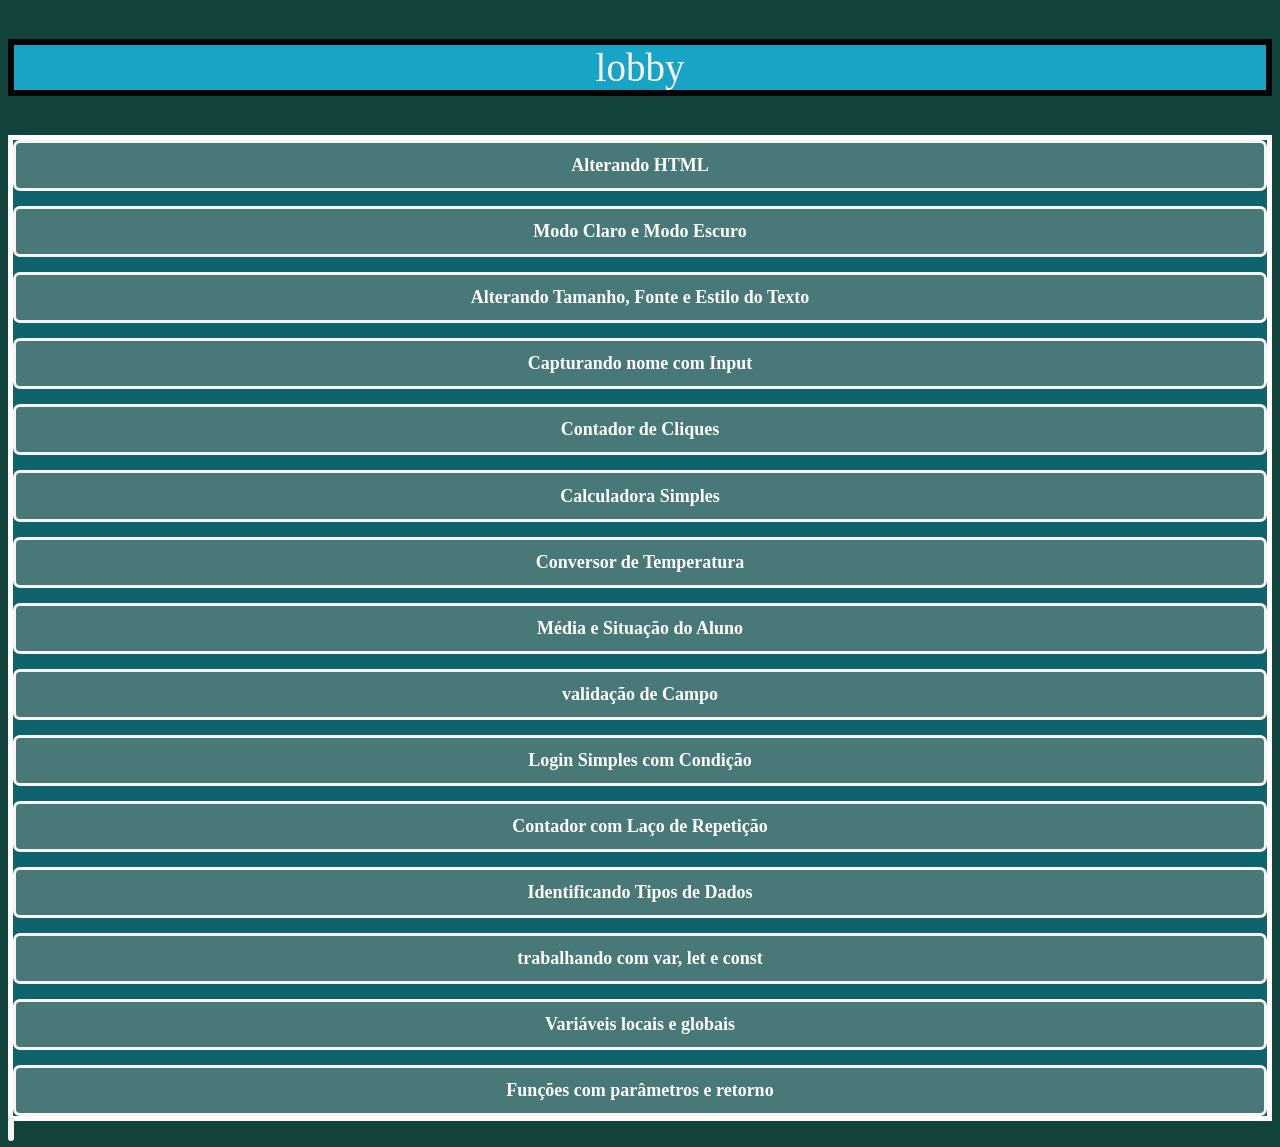
<file: index.html>
<!DOCTYPE html>
<html lang="en">
<head>
    <meta charset="UTF-8">
    <meta name="viewport" content="width=device-width, initial-scale=1.0">
   <link rel="stylesheet" href="lobby.css">
    <title>Document</title>
</head>
<body>

<p>lobby</p>
<div class="container">

    <a href="atvgab/index.html">
    <h1>Alterando HTML</h1>
</a>

<a href="atvgab2/index.html">
    <h1>Modo Claro e Modo Escuro </h1>

<a href="atvgab3/index.html">
    <h1>Alterando Tamanho, Fonte e Estilo do Texto</h1>

<a href="atvgab4/index.html">
    <h1> Capturando nome com Input</h1>
</a>

<a href="atvgab5/index.html">
    <h1>Contador de Cliques</h1>

<a href="atvgab6/index.html">
    <h1> Calculadora Simples</h1>

<a href="atvgab7/index.html">
    <h1>Conversor de Temperatura</h1>


<a href="atvgab8/index.html">
    <h1>Média e Situação do Aluno</h1>


<a href="atvgab9/index.html">
    <h1>validação de Campo</h1>

<a href="atvgab10/index.html">
    <h1>Login Simples com Condição</h1>


<a href="atvgab11/index.html">
    <h1>Contador com Laço de Repetição</h1>

<a href="atvgab12/index.html">
    <h1> Identificando Tipos de Dados </h1>

    <a href="atvgab13/index.html">
    <h1> trabalhando com var, let e const </h1>

    <a href="atvgab14/index.html">
    <h1> Variáveis locais e globais</h1>

    <a href="atvgab15/index.html">
    <h1> Funções com parâmetros e retorno </h1>

</div>



</body>
</html>
</file>
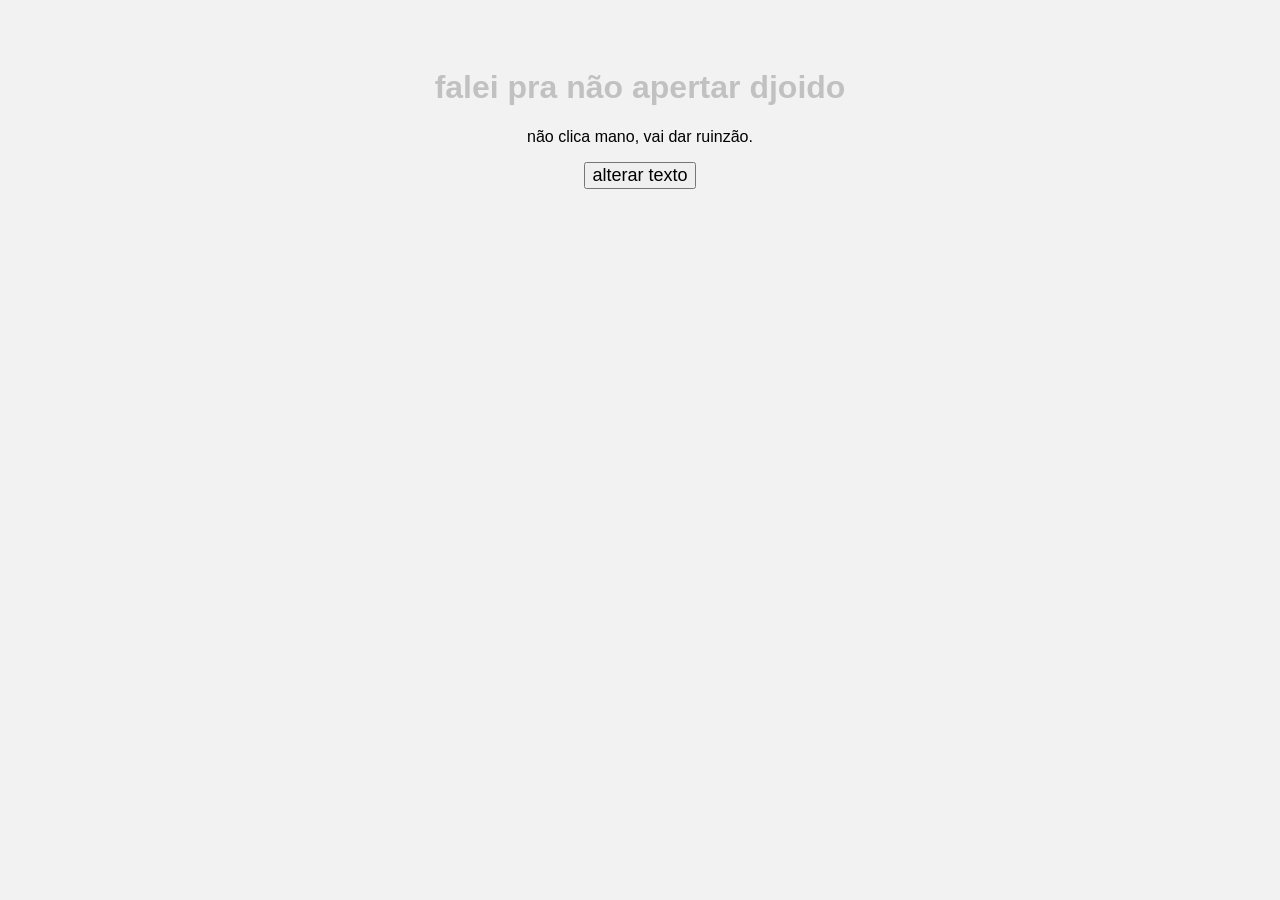
<file: atvgab/index.html>
<!DOCTYPE html>
<html lang="pt-br">
<head>
    <meta charset="UTF-8">
    <meta name="viewport" content="width=device-width, initial-scale=1.0">
    <title>exercicio1</title>
    <link rel="stylesheet" href="estilo.css">
</head> 
<body>
    <h1>falei pra não apertar djoido</h1> 

    <p id="mensagem">não clica mano, vai dar ruinzão.</p>
    <button onclick="alterarTexto()">alterar texto</button>

<script src="script.js"></script>
</body>
</html>
</file>
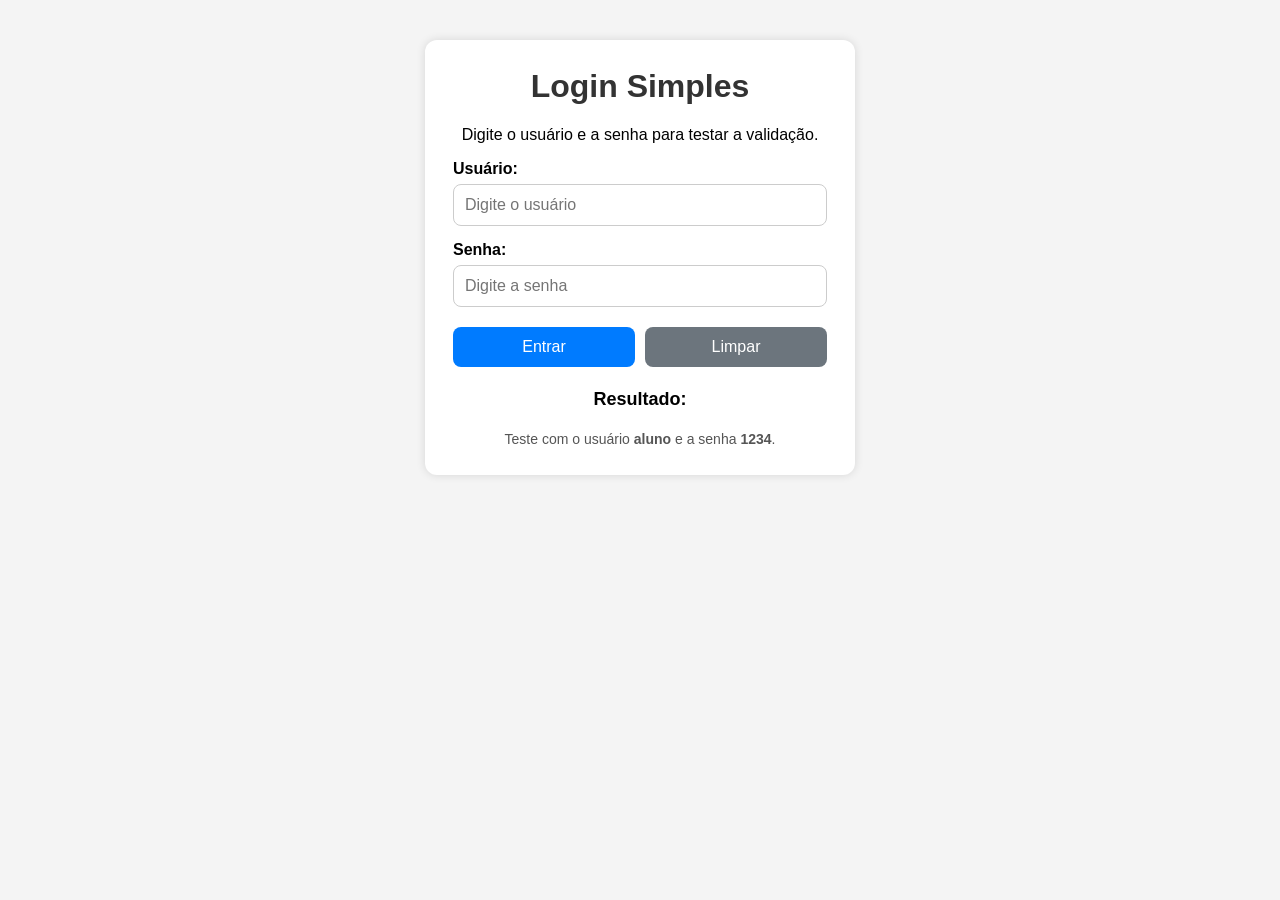
<file: atvgab10/index.html>
<!DOCTYPE html>
<html lang="pt-BR">
<head>
    <meta charset="UTF-8">
    <meta name="viewport" content="width=device-width, initial-scale=1.0">
    <title>Exercício 10 — Login Simples</title>
    <link rel="stylesheet" href="estilo.css">
</head>
<body>
    <main class="container">
        <h1>Login Simples</h1>
        <p>Digite o usuário e a senha para testar a validação.</p>

        <label for="usuario">Usuário:</label>
        <input type="text" id="usuario" placeholder="Digite o usuário">

        <label for="senha">Senha:</label>
        <input type="password" id="senha" placeholder="Digite a senha">

        <div class="botoes">
            <button onclick="verificarLogin()">Entrar</button>
            <button class="secundario" onclick="limparCampos()">Limpar</button>
        </div>

        <p id="resultado">Resultado: </p>
        <p class="dica">Teste com o usuário <strong>aluno</strong> e a senha <strong>1234</strong>.</p>
    </main>

    <script src="script.js"></script>
</body>
</html>
</file>
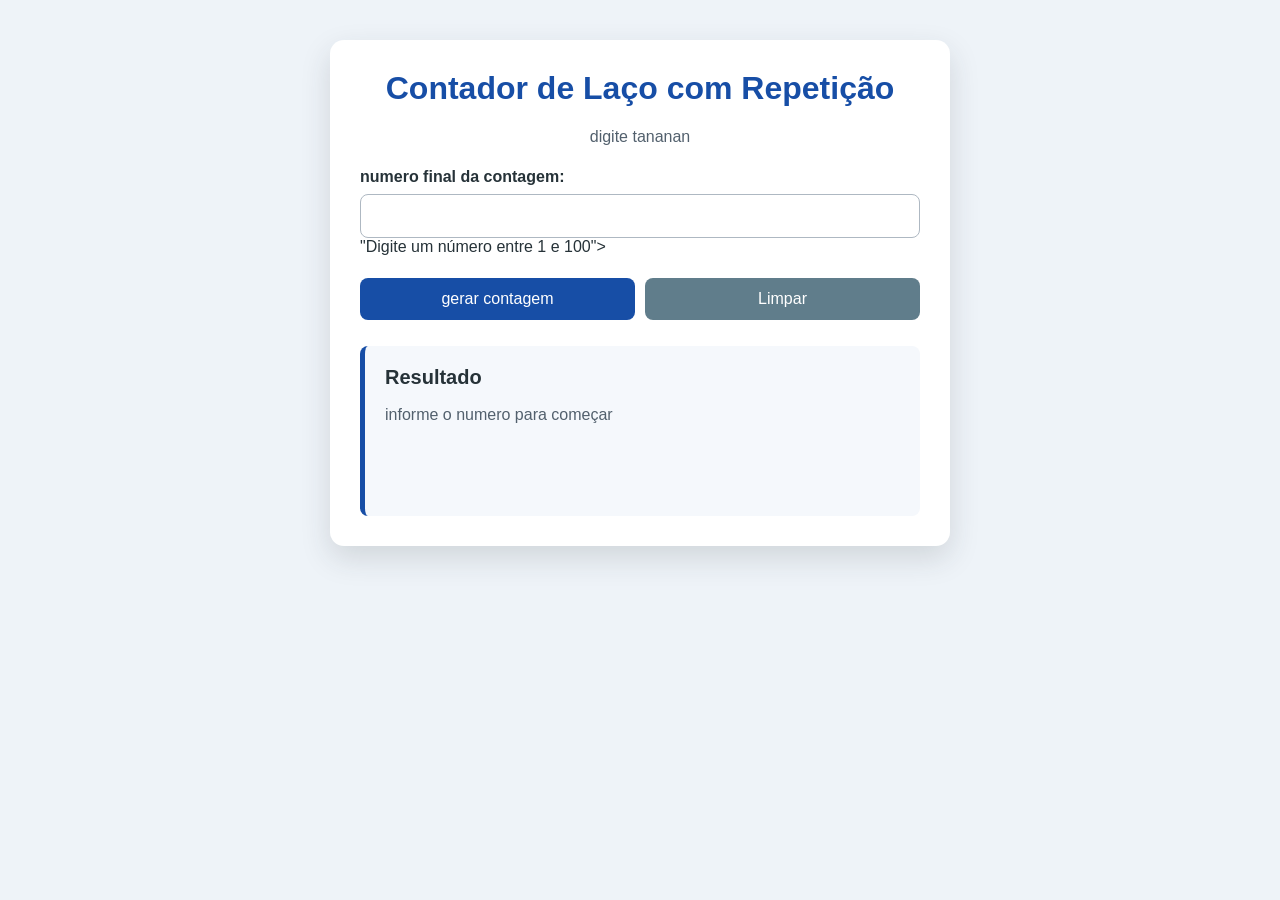
<file: atvgab11/index.html>
<!DOCTYPE html>
<html lang="en">
<head>
    <meta charset="UTF-8">
    <meta name="viewport" content="width=device-width, initial-scale=1.0">
    <title>exercicio11</title>
    <link rel="stylesheet" href="estilo.css">
</head>
<body>
    <main class="container">
        <h1>Contador de Laço com Repetição</h1>
        <p>digite tananan</p>

        <label for="limite">numero final da contagem:</label>
        <input type="number" id="limite" min="1" max="100">
       "Digite um número entre 1 e 100">

        <div class="botoes">
            <button onclick= "gerarContagem()">gerar contagem</button>
            <button class="secundario" onclick="limparCampos()">Limpar</button> </div>

            <section class="painel-resultado">
<h2>Resultado</h2>
<p id="mensagem">informe o numero para começar</p>
<p id="resultado" aria-live="polite"></p>    
</section>


    </main>
<script src="script.js"></script>  
</body>
</html>
</file>
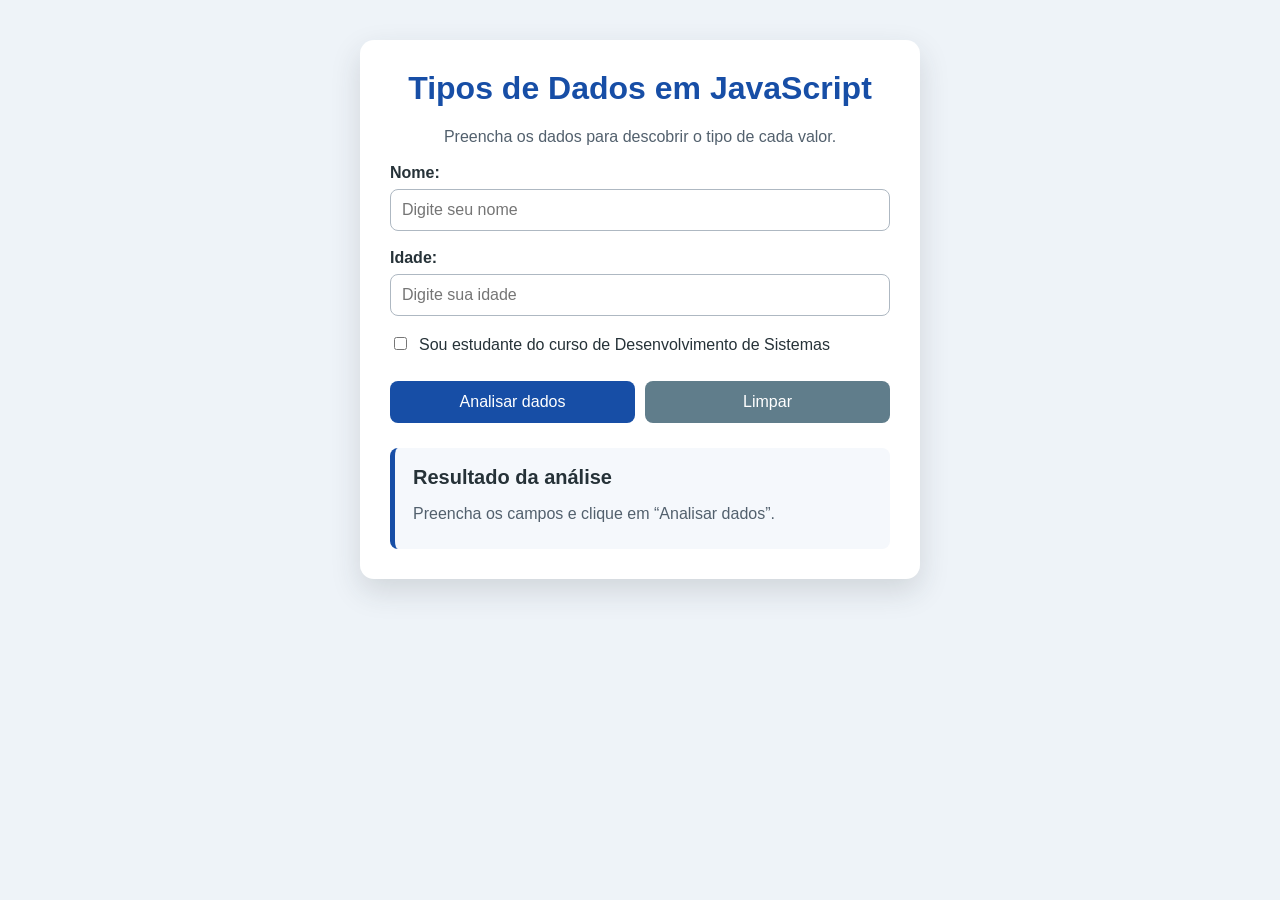
<file: atvgab12/index.html>
<!DOCTYPE html>
<html lang="pt-BR">
<head>
    <meta charset="UTF-8">
    <meta name="viewport" content="width=device-width, initial-scale=1.0">
    <title>Exercício 12 — Tipos de Dados</title>
    <link rel="stylesheet" href="estilo.css">
</head>
<body>
    <main class="container">
        <h1>Tipos de Dados em JavaScript</h1>
        <p>Preencha os dados para descobrir o tipo de cada valor.</p>

        <label for="nome">Nome:</label>
        <input type="text" id="nome" placeholder="Digite seu nome">

        <label for="idade">Idade:</label>
        <input type="number" id="idade" placeholder="Digite sua idade">

        <label class="opcao" for="estudante">
            <input type="checkbox" id="estudante">
            Sou estudante do curso de Desenvolvimento de Sistemas
        </label>

        <div class="botoes">
            <button onclick="analisarDados()">Analisar dados</button>
            <button class="secundario" onclick="limparCampos()">Limpar</button>
        </div>

        <section id="resultado" class="resultado">
            <h2>Resultado da análise</h2>
            <p id="mensagem">Preencha os campos e clique em “Analisar dados”.</p>
            <p id="resultadoNome"></p>
            <p id="resultadoIdade"></p>
            <p id="resultadoEstudante"></p>
        </section>
    </main>

    <script src="script.js"></script>
</body>
</html>
</file>
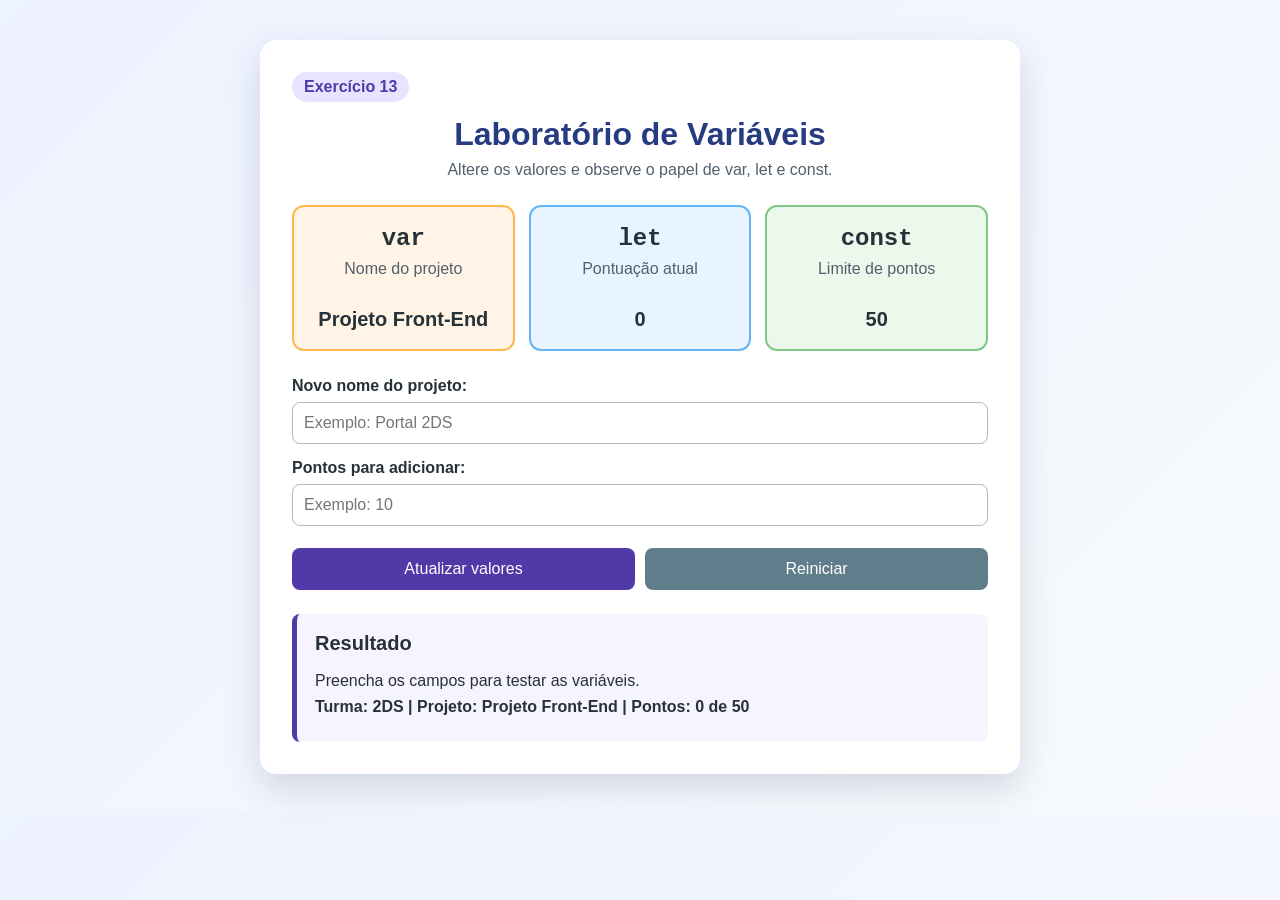
<file: atvgab13/index.html>
<!DOCTYPE html>
<html lang="pt-BR">
<head>
<meta charset="UTF-8">
<meta name="viewport" content="width=device-width, initial-scale=1.0">
<title>Exercício 13 – var, let e const</title>
<link rel="stylesheet" href="estilo.css">
</head>
<body>

<main class="container">
<span class="etiqueta">Exercício 13</span>
<h1>Laboratório de Variáveis</h1>
<p class="introducao">Altere os valores e observe o papel de var, let e const.</p>
<section class="painel-variaveis">

            <article class="cartao var">
                <h2>var</h2>
                <p>Nome do projeto</p>
                <strong id="valorVar">Projeto Front-End</strong>
            </article>

            <article class="cartao let">
                <h2>let</h2>
                <p>Pontuação atual</p>
                <strong id="valorLet">0</strong>
            </article>

            <article class="cartao const">
                <h2>const</h2>
                <p>Limite de pontos</p>
                <strong id="valorConst">50</strong>
            </article>

        </section>

        <label for="nomeProjeto">Novo nome do projeto:</label>
        <input type="text" id="nomeProjeto" placeholder="Exemplo: Portal 2DS">

        <label for="pontosAdicionar">Pontos para adicionar:</label>
        <input type="number" id="pontosAdicionar" min="1" max="50" placeholder="Exemplo: 10">

        <div class="botoes">
            <button onclick="atualizarPainel()">Atualizar valores</button>
            <button class="secundario" onclick="reiniciarPainel()">Reiniciar</button>
        </div>

        <section class="resultado">
            <h2>Resultado</h2>
            <p id="mensagem">Preencha os campos para testar as variáveis.</p>
            <p id="resumo"></p>
        </section>

    </main>

    <script src="script.js"></script>
</body>
</html>
</file>
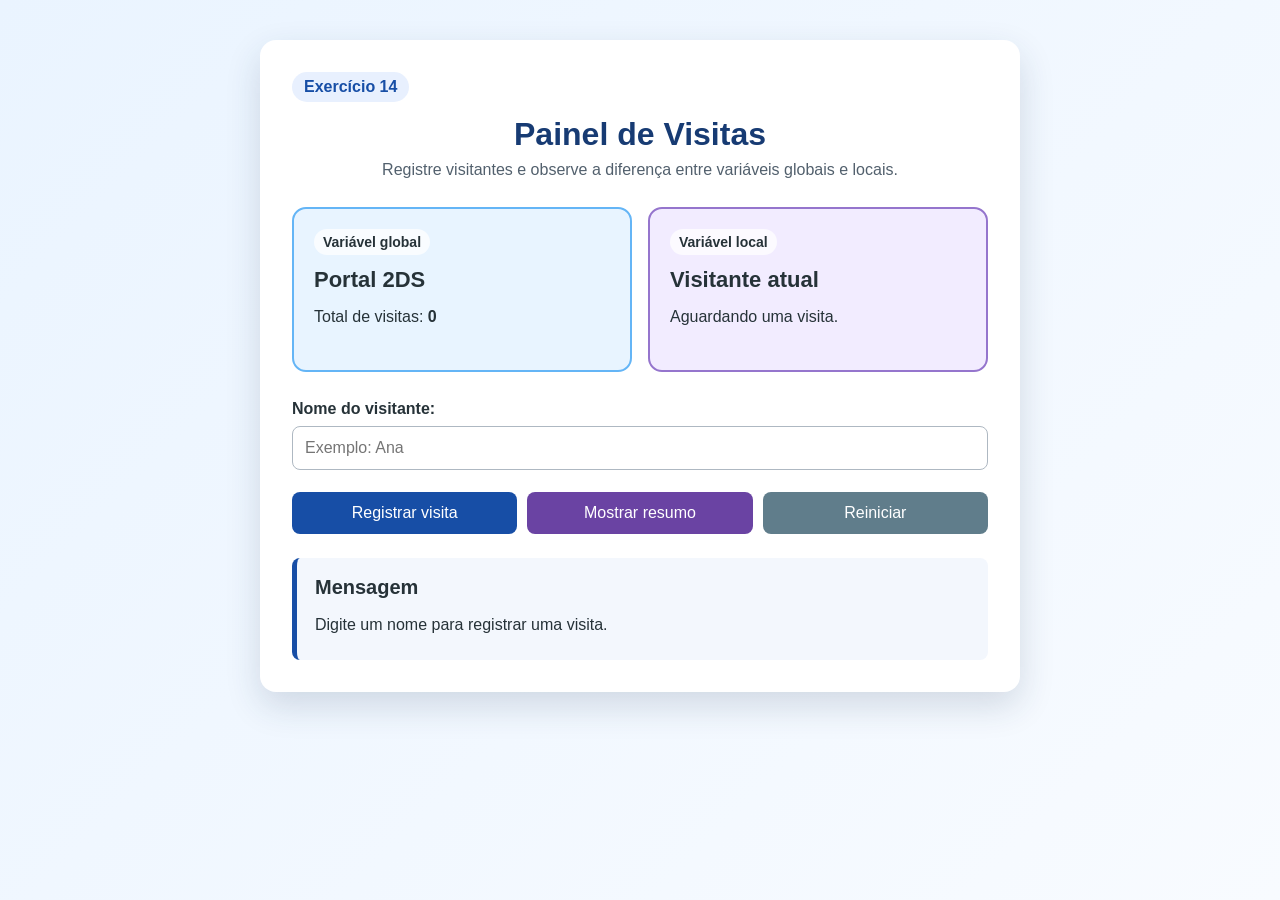
<file: atvgab14/index.html>
<!DOCTYPE html>
<html lang="pt-BR">
<head>
    <meta charset="UTF-8">
    <meta name="viewport" content="width=device-width, initial-scale=1.0">
    <title>Exercício 14 – Variáveis Locais e Globais</title>
    <link rel="stylesheet" href="estilo.css">
</head>
<body>
    <main class="container">
        <span class="etiqueta">Exercício 14</span>
        <h1>Painel de Visitas</h1>
        <p class="introducao">
            Registre visitantes e observe a diferença entre variáveis globais e locais.
        </p>

        <section class="painel-escopo">
            <article class="cartao global">
                <span class="tipo">Variável global</span>
                <h2 id="nomeSistema">Portal 2DS</h2>
                <p>Total de visitas: <strong id="totalVisitas">0</strong></p>
            </article>

            <article class="cartao local">
                <span class="tipo">Variável local</span>
                <h2>Visitante atual</h2>
                <p id="visitanteAtual">Aguardando uma visita.</p>
            </article>
        </section>

        <label for="nomeVisitante">Nome do visitante:</label>
        <input
            type="text"
            id="nomeVisitante"
            placeholder="Exemplo: Ana"
            autocomplete="off"
        >

        <div class="botoes">
            <button onclick="registrarVisita()">Registrar visita</button>
            <button class="resumo" onclick="mostrarResumo()">Mostrar resumo</button>
            <button class="secundario" onclick="reiniciarPainel()">Reiniciar</button>
        </div>

        <section class="resultado" aria-live="polite">
            <h2>Mensagem</h2>
            <p id="mensagem">Digite um nome para registrar uma visita.</p>
            <p id="resumo"></p>
        </section>
    </main>

    <script src="script.js"></script>
</body>
</html>
</file>
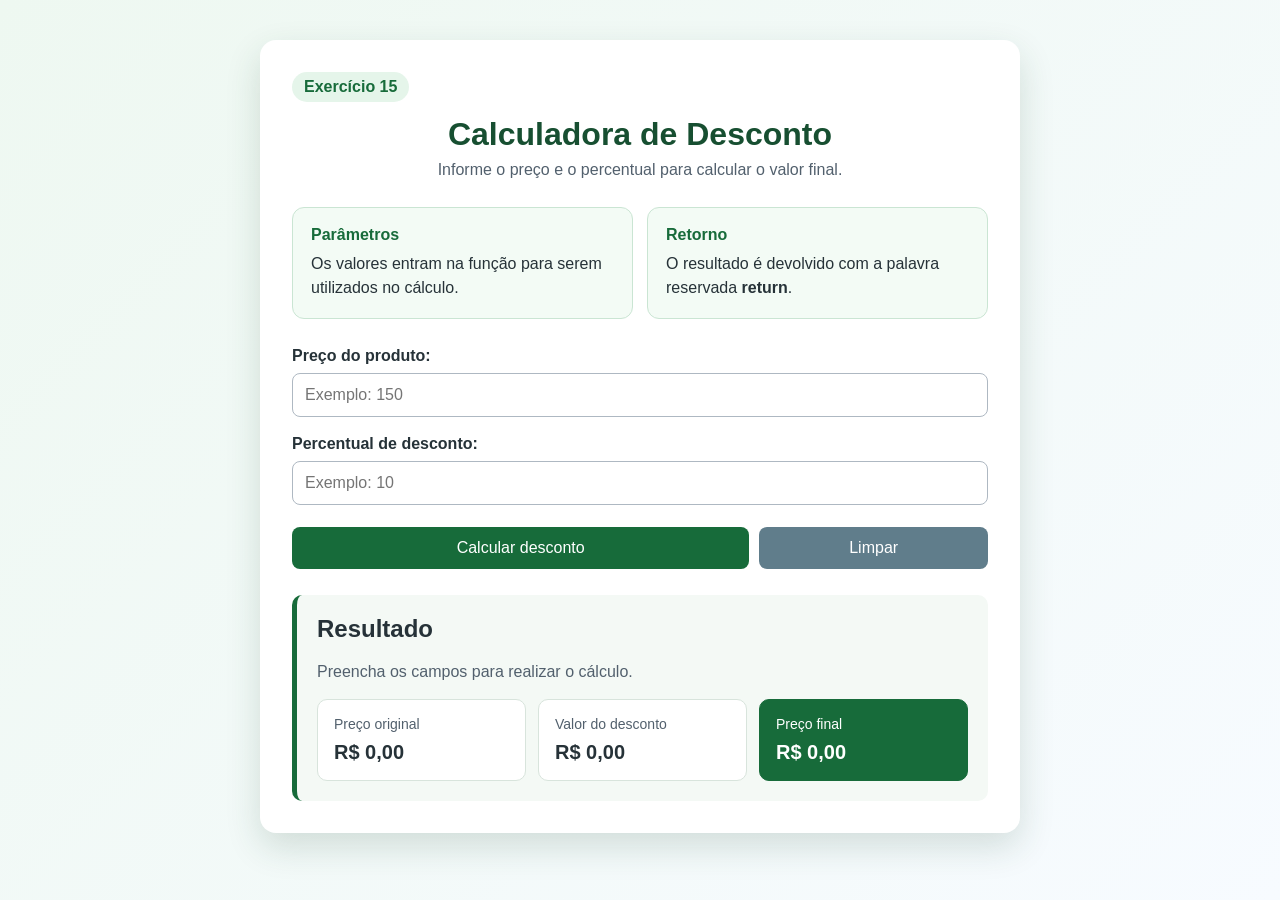
<file: atvgab15/index.html>
<!DOCTYPE html>
<html lang="pt-BR">
<head>
    <meta charset="UTF-8">
    <meta name="viewport" content="width=device-width, initial-scale=1.0">
    <title>Exercício 15 – Calculadora de Desconto</title>
    <link rel="stylesheet" href="estilo.css">
</head>
<body>
    <main class="container">
        <span class="etiqueta">Exercício 15</span>
        <h1>Calculadora de Desconto</h1>
        <p class="introducao">
            Informe o preço e o percentual para calcular o valor final.
        </p>

        <section class="explicacao-funcao">
            <article>
                <span>Parâmetros</span>
                <p>Os valores entram na função para serem utilizados no cálculo.</p>
            </article>

            <article>
                <span>Retorno</span>
                <p>O resultado é devolvido com a palavra reservada <strong>return</strong>.</p>
            </article>
        </section>

        <label for="preco">Preço do produto:</label>
        <input
            type="number"
            id="preco"
            min="0"
            step="0.01"
            placeholder="Exemplo: 150"
        >

        <label for="percentual">Percentual de desconto:</label>
        <input
            type="number"
            id="percentual"
            min="0"
            max="100"
            step="1"
            placeholder="Exemplo: 10"
        >

        <div class="botoes">
            <button onclick="mostrarCalculo()">Calcular desconto</button>
            <button class="secundario" onclick="limpar()">Limpar</button>
        </div>

        <section class="resultado" aria-live="polite">
            <h2>Resultado</h2>
            <p id="mensagem">Preencha os campos para realizar o cálculo.</p>

            <div class="valores">
                <article>
                    <span>Preço original</span>
                    <strong id="precoOriginal">R$ 0,00</strong>
                </article>

                <article>
                    <span>Valor do desconto</span>
                    <strong id="valorDesconto">R$ 0,00</strong>
                </article>

                <article class="destaque">
                    <span>Preço final</span>
                    <strong id="precoFinal">R$ 0,00</strong>
                </article>
            </div>
        </section>
    </main>

    <script src="script.js"></script>
</body>
</html>
</file>
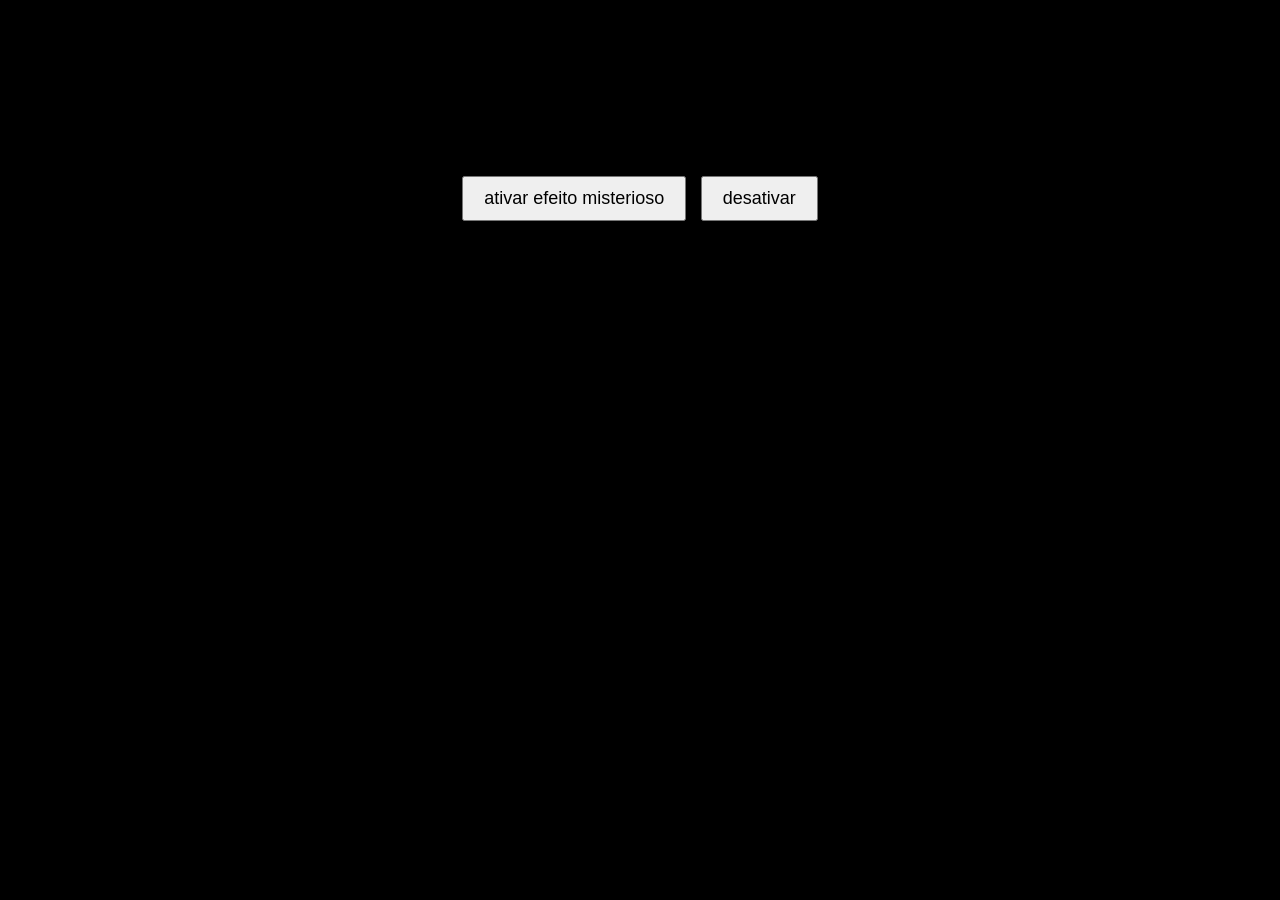
<file: atvgab2/index.html>
<!DOCTYPE html>
<html lang="pt-br">
<head>
    <meta charset="UTF-8">
    <meta name="viewport" content="width=device-width, initial-scale=1.0">
    <title>exercicio2</title>
    <link rel="stylesheet" href="estilo.css">
</head>
<body>
    <h1>flashbang</h1>
    <p id="mensagem">clique em um dos botoes para ativar</p>
    <button onclick="modoClaro()"> ativar efeito misterioso</button>
     <button onclick="modoEscuro()"> desativar</button>
     <script src="script.js"></script>
</body>
</html>
</file>
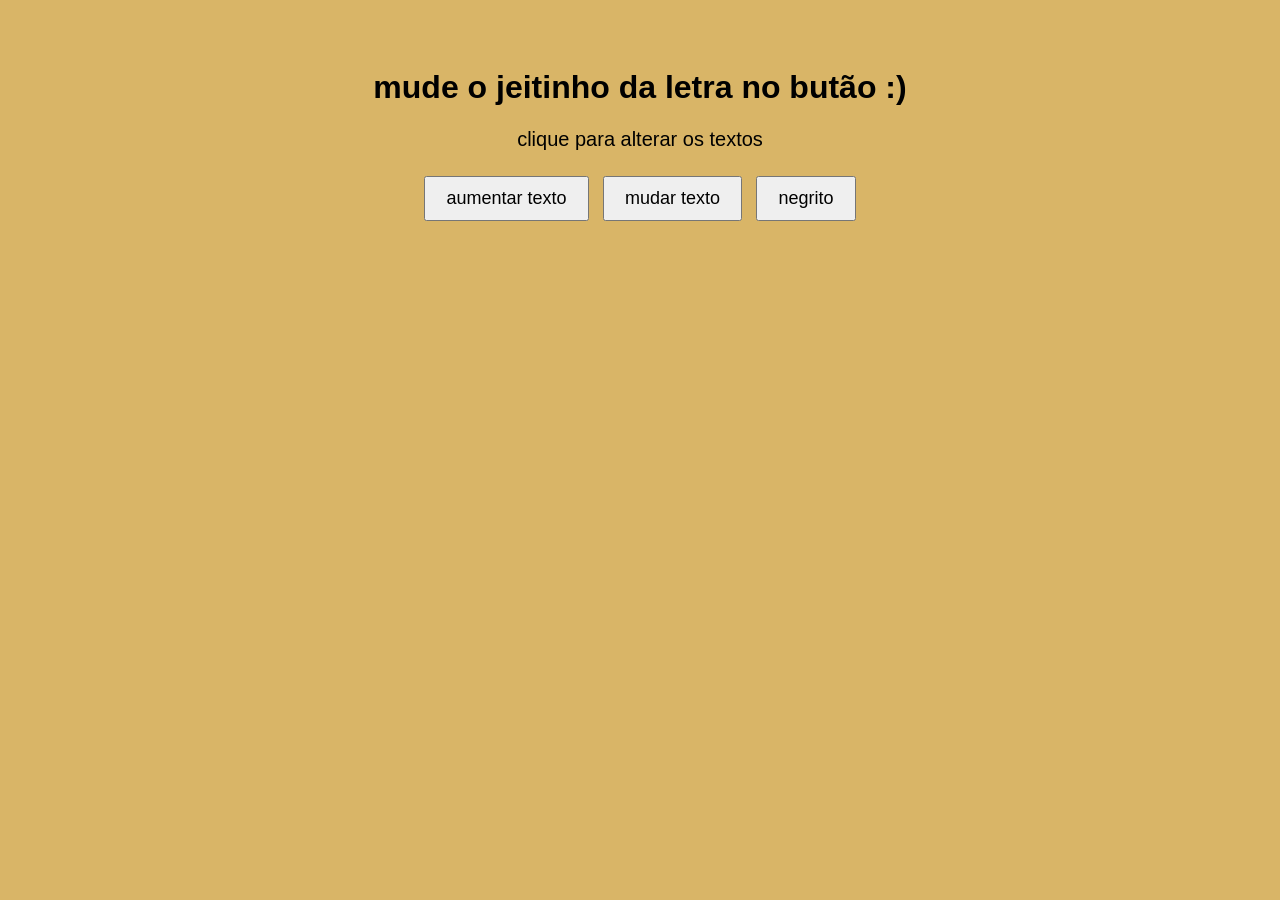
<file: atvgab3/index.html>
<!DOCTYPE html>
<html lang="pt-br">
<head>
    <meta charset="UTF-8">
    <meta name="viewport" content="width=device-width, initial-scale=1.0">
    <title>ex3</title>
     <link rel="stylesheet" href="estilo.css">
</head>
<body>
   <h1>mude o jeitinho da letra no butão :)</h1>
   <p id="mensagem">clique para alterar os textos </p>
<button onclick="aumentarTexto()">aumentar texto</button>
<button onclick="mudarFonte()">mudar texto</button>
<button onclick="negritoTexto()">negrito</button>

<script src="script.js"></script>
</body>
</html>
</file>
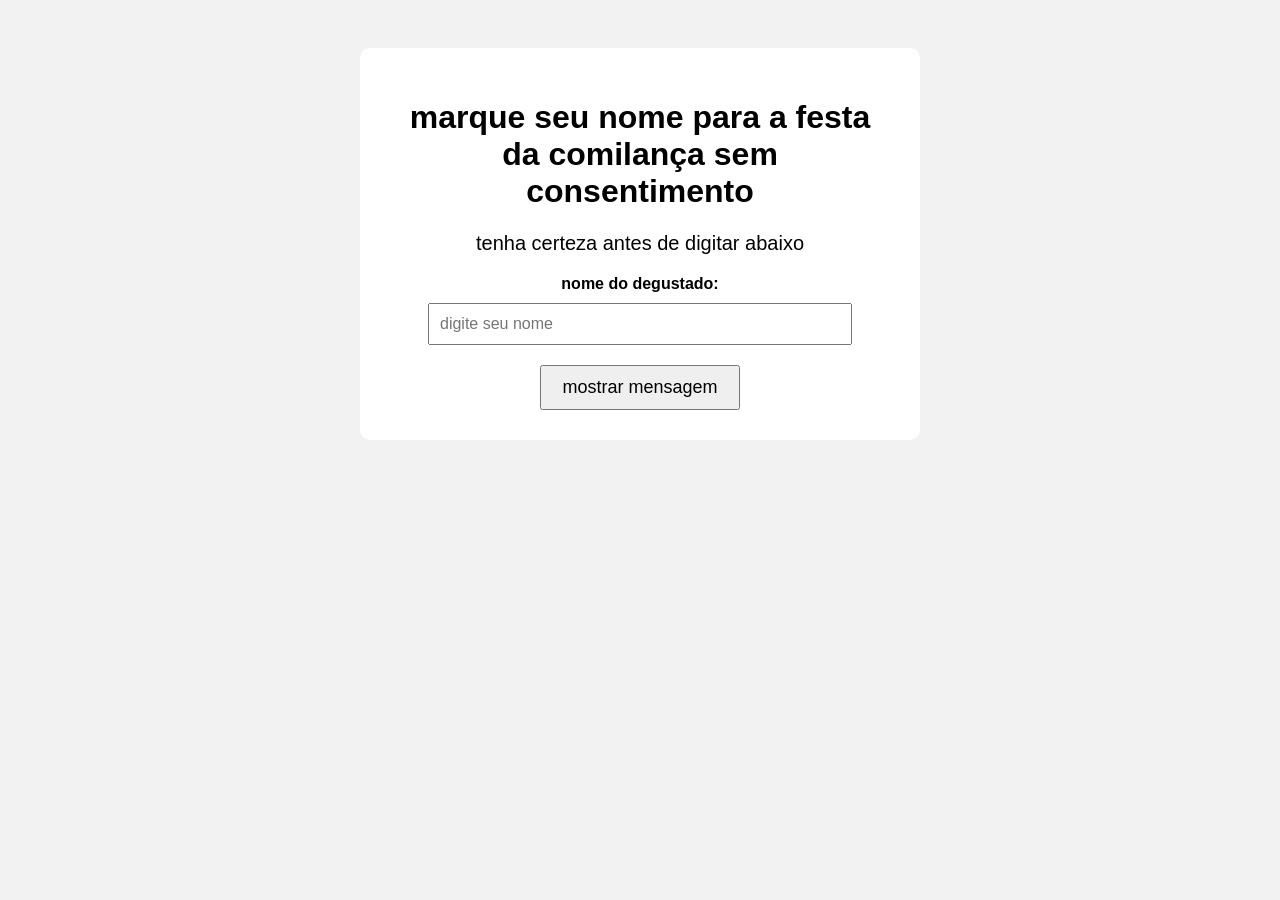
<file: atvgab4/index.html>
<!DOCTYPE html>
<html lang="pt-br">
<head>
    <meta charset="UTF-8">
    <meta name="viewport" content="width=device-width, initial-scale=1.0">
    <title>ex4</title>
    <link rel="stylesheet" href="estilo.css"
</head>
<body>
    <main>  

<h1>  marque seu nome para a festa da comilança sem consentimento</h1>
<p id="mensagem"> tenha certeza antes de digitar abaixo</p>
<label for="nome"> nome do degustado:</label>
<input type="text" id="nome" name="nome" placeholder="digite seu nome">
 
<button onclick="mostrarNome()"> mostrar mensagem</button>



    </main>
    <script src="script.js"></script>
</body>
</html>
</file>
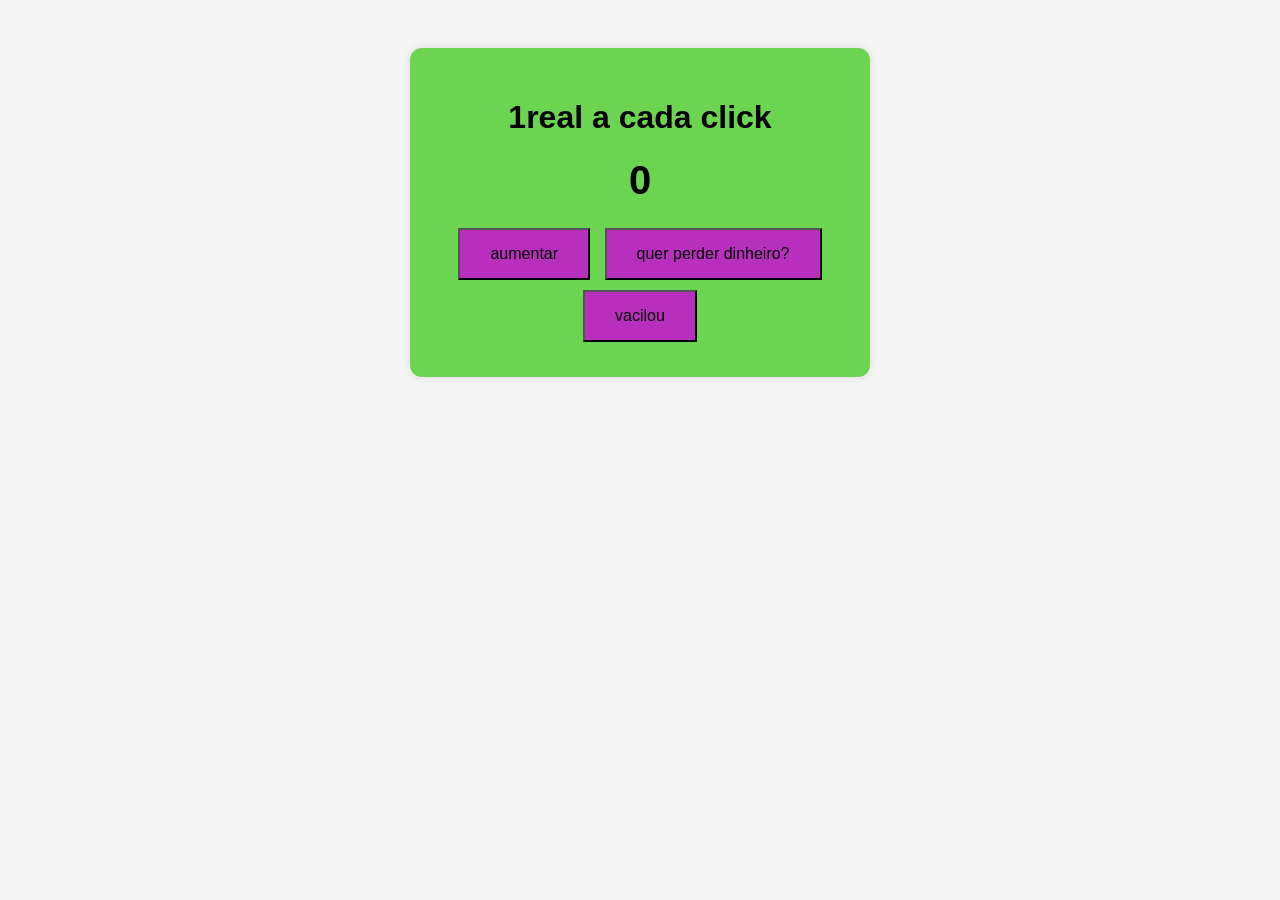
<file: atvgab5/index.html>
<!DOCTYPE html>
<html lang="en">
<head>
    <meta charset="UTF-8">
    <meta name="viewport" content="width=device-width, initial-scale=1.0">
    <title>contador de cliques</title>
    <link rel="stylesheet" href="estilo.css">

</head>
<body>
 <div class="container">
    <h1>1real a cada click</h1>
    <p id="contador">0$</p> 
    <button onclick="aumentar()">aumentar</button>
    <button onclick="diminuir()">quer perder dinheiro?</button>
    <button onclick="zerar()">vacilou</button>  
 </div>
 <script src="script.js"></script>
</body>
</html>
</file>
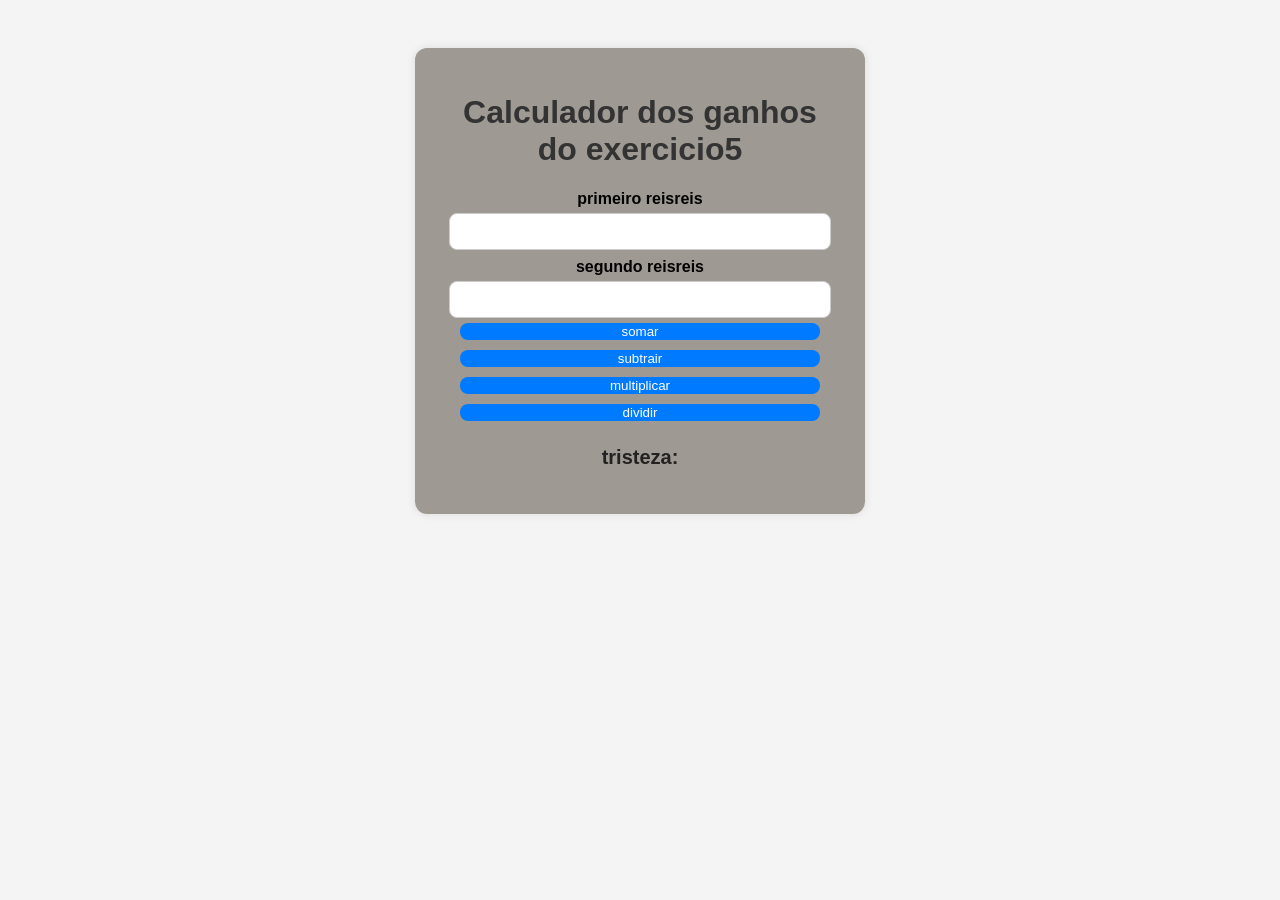
<file: atvgab6/index.html>
<!DOCTYPE html>
<html lang="en">
<head>
    <meta charset="UTF-8">
    <meta name="viewport" content="width=device-width, initial-scale=1.0">
    <title>ex6</title>
    <link rel="stylesheet" href="estilo.css">
</head>
<body>
    <div class="container">
        <h1>Calculador dos ganhos do exercicio5</h1>
        <label for="num1">primeiro reisreis</label>
        <input type="number" id="num1">

        <label for="num2">segundo reisreis</label>
        <input type="number" id="num2">
    
        <div class="botoes">
            <button onclick="somar()">somar</button>
            <button onclick="subtrair()">subtrair</button>
            <button onclick="multiplicar()">multiplicar</button>
            <button onclick="dividir()">dividir</button>
        </div>

       <p id="resultado">tristeza: </p>
        </div>  
        <script src="script.js"></script>
</body>
</html>
</file>
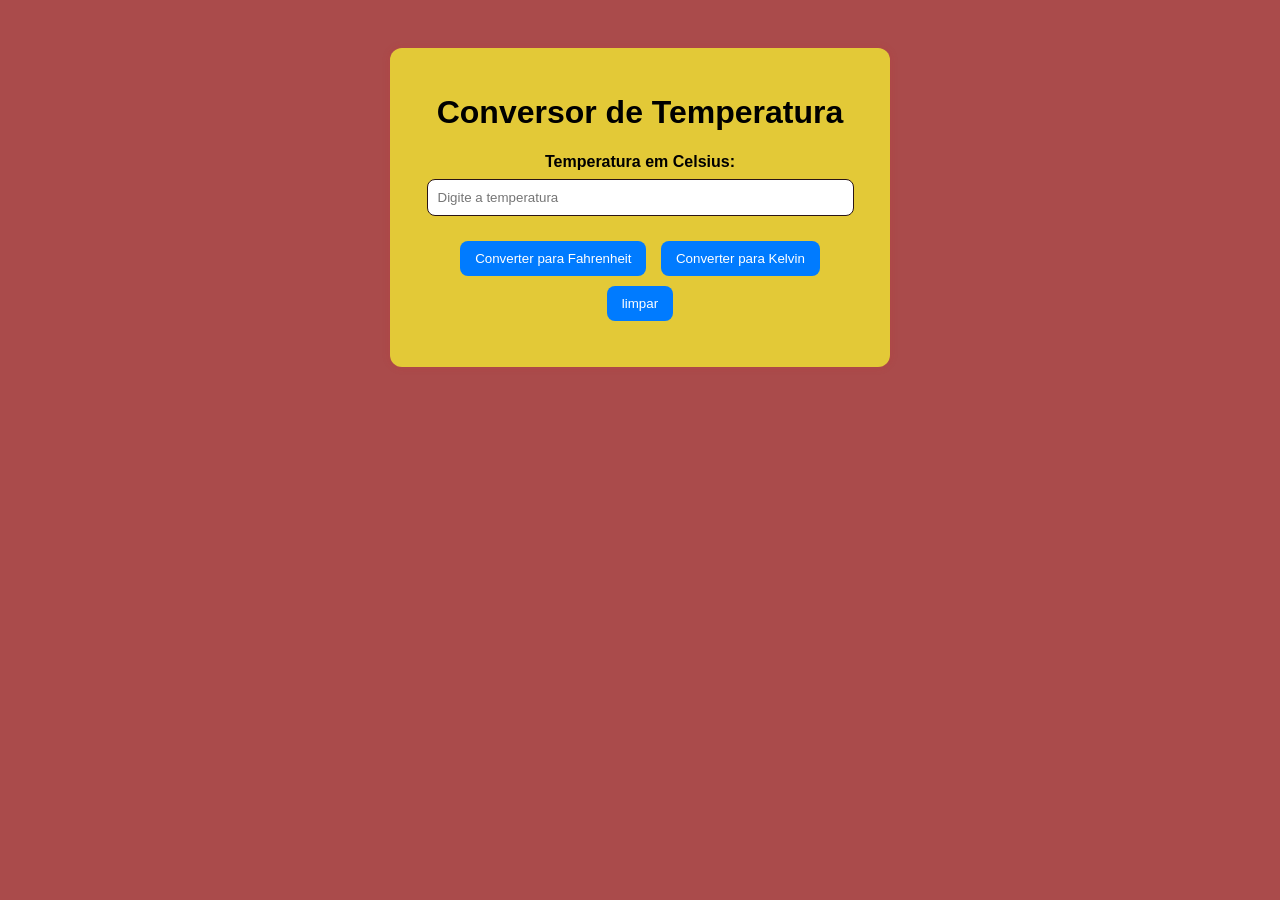
<file: atvgab7/index.html>
<!DOCTYPE html>
<html lang="pt-br">
<head>
    <meta charset="UTF-8">
    <meta name="viewport" content="width=device-width, initial-scale=1.0">
    <title>ex7-conversor de temperatura</title>
    <link rel="stylesheet" href="estilo.css">
</head>
<body>
    <div class="container">
        <h1>Conversor de Temperatura</h1>
       
            <label for="celsius">Temperatura em Celsius:</label>
            <input type="Number" id="celsius" placeholder="Digite a temperatura">
           
           
           
           <div class="botoes">
            <button onclick="converterFahrenheit()">Converter para Fahrenheit</button>
            <button onclick="converterKelvin()">Converter para Kelvin</button>
            <button onclick="limpar()">limpar</button>
           </div>

<p id="resultado:"></p>
    </div>

    <script src="script.js"></script>


        
      





</body>
</html>
</file>
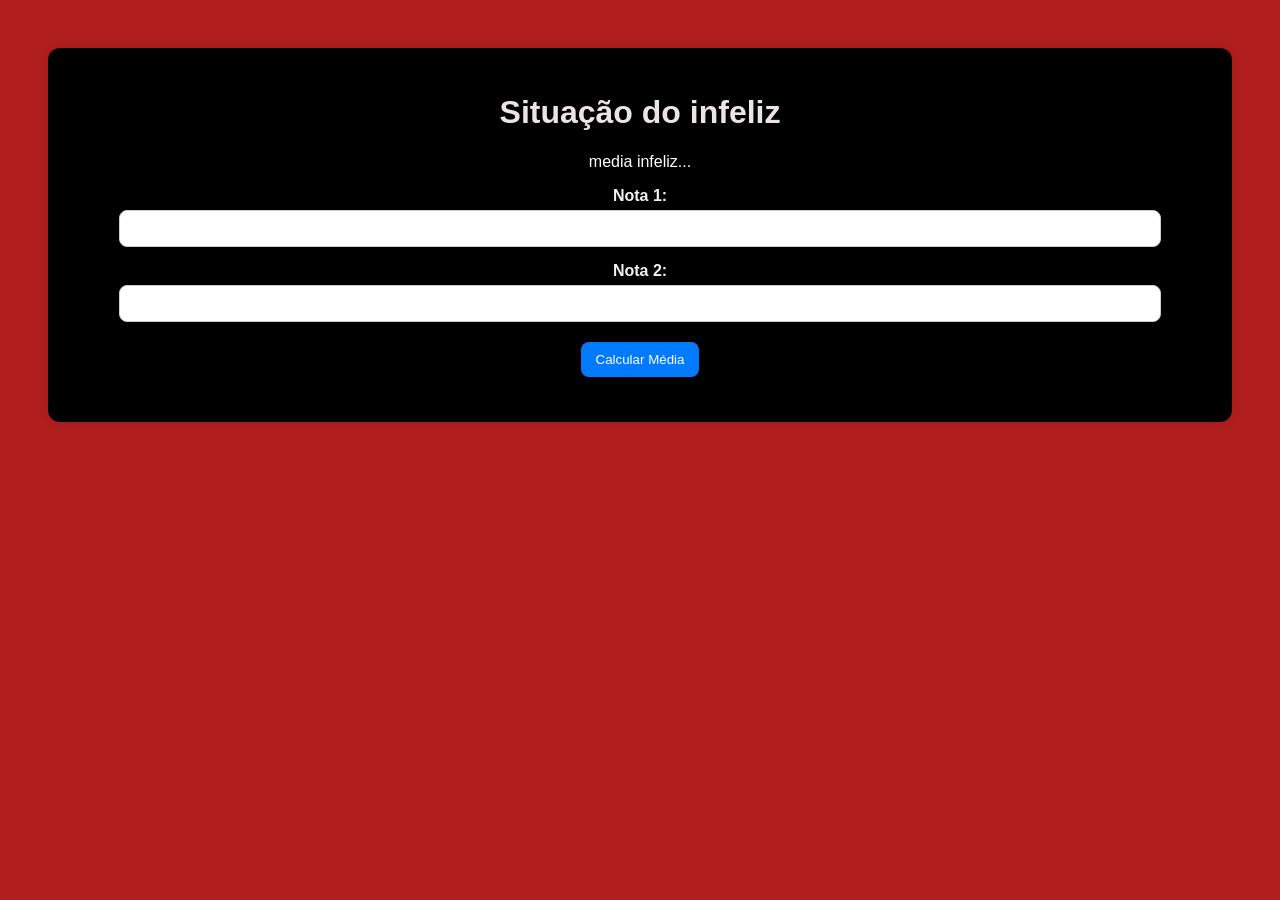
<file: atvgab8/index.html>
<!DOCTYPE html>
<html lang="pt-br">
<head>
    <meta charset="UTF-8">
    <meta name="viewport" content="width=device-width, initial-scale=1.0">
    <title>atv8</title>
    <link rel="stylesheet" href="estilo.css">
</head>
<body>
    <div class="container">
        <h1>Situação do infeliz</h1>
        <p>media infeliz...</p>    
        <label for="nota1">Nota 1:</label>
        <input type="number" id="nota1">
        
        <label for="nota2">Nota 2:</label>
        <input type="number" id="nota2">
    
    <button onclick="calcularMedia()">Calcular Média</button>
    
        <p id="resultado"></p>
    </div>

    <script src="script.js"></script>

</body>
</html>
</file>
<file: lobby.css>
p{
    text-align: center;
    font-size: 39px;
    border: 6px solid #040303;
    background-color: #18a8cbf5;
    color: #f9f3f3;
}
.container{
    font-size: 9px;
    display: flex;
    flex-direction: column;
    gap: 15px;
    border: 5px solid #fffcfc;
    background-color: #0f646ff5;  
}

h1{
    color: #ffffff;
}

a{
    text-decoration: none;
    color: #e5dddd;
    padding: px;
    border: 3px solid #f9f3f3;
    border-radius: 7px;
    background-color: #4b7979f5;
    text-align: center;
}
body{
    background-color: #093d36f5;
}
</file>
<file: atvgab/estilo.css>
body{
        font-family: arial, sans-serif ;
        background-color: #f2f2f2;
        text-align: center;
        padding: 40px;
    }

    h1{
        color: #00000033;

    }

    p1{
        font-size: 20px;
    }

    button{
        padding: 10px, 20px;
        font-size: 18px;
        cursor: pointer;
    }
</file>
<file: atvgab10/estilo.css>
* {
    box-sizing: border-box;
}

body {
    font-family: Arial, sans-serif;
    background-color: #f4f4f4;
    text-align: center;
    padding: 40px 16px;
    margin: 0;
}

.container {
    background-color: white;
    max-width: 430px;
    margin: auto;
    padding: 28px;
    border-radius: 12px;
    box-shadow: 0 0 10px rgba(0, 0, 0, 0.12);
}

h1 {
    color: #333;
    margin-top: 0;
}

label {
    display: block;
    margin-top: 15px;
    font-weight: bold;
    text-align: left;
}

input {
    width: 100%;
    padding: 11px;
    margin-top: 6px;
    border: 1px solid #ccc;
    border-radius: 8px;
    font-size: 16px;
}

.botoes {
    display: flex;
    gap: 10px;
    margin-top: 20px;
}

button {
    flex: 1;
    padding: 11px 16px;
    border: none;
    border-radius: 8px;
    background-color: #007bff;
    color: white;
    font-size: 16px;
    cursor: pointer;
}

button:hover {
    background-color: #0056b3;
}

button.secundario {
    background-color: #6c757d;
}

button.secundario:hover {
    background-color: #545b62;
}

#resultado {
    min-height: 24px;
    margin-top: 22px;
    font-size: 18px;
    font-weight: bold;
}

.dica {
    margin-bottom: 0;
    color: #555;
    font-size: 14px;
}

@media (max-width: 480px) {
    body {
        padding: 20px 12px;
    }

    .container {
        padding: 22px;
    }

    .botoes {
        flex-direction: column;
    }
}
</file>
<file: atvgab11/estilo.css>
* {
    box-sizing: border-box;
}

body {
    font-family: Arial, sans-serif;
    background-color: #eef3f8;
    color: #263238;
    margin: 0;
    padding: 40px 16px;
}

.container {
    width: 100%;
    max-width: 620px;
    margin: auto;
    padding: 30px;
    background-color: white;
    border-radius: 14px;
    box-shadow: 0 12px 30px rgba(38, 50, 56, 0.15);
}

h1 {
    margin-top: 0;
    color: #174ea6;
    text-align: center;
}

.container > p {
    color: #52606d;
    text-align: center;
}

label {
    display: block;
    margin-top: 22px;
    font-weight: bold;
}

input {
    width: 100%;
    margin-top: 8px;
    padding: 12px;
    border: 1px solid #aeb8c2;
    border-radius: 8px;
    font-size: 16px;
}

input:focus {
    border-color: #174ea6;
    outline: 3px solid rgba(23, 78, 166, 0.15);
}

.botoes {
    display: flex;
    gap: 10px;
    margin-top: 22px;
}

button {
    flex: 1;
    padding: 12px 16px;
    border: none;
    border-radius: 8px;
    background-color: #174ea6;
    color: white;
    font-size: 16px;
    cursor: pointer;
}

button:hover {
    background-color: #0f3d82;
}

button.secundario {
    background-color: #607d8b;
}

button.secundario:hover {
    background-color: #455a64;
}

.painel-resultado {
    margin-top: 26px;
    padding: 20px;
    border-left: 5px solid #174ea6;
    border-radius: 8px;
    background-color: #f5f8fc;
}

.painel-resultado h2 {
    margin-top: 0;
    font-size: 20px;
}

#mensagem {
    color: #52606d;
}

#resultado {
    min-height: 52px;
    margin-bottom: 0;
    color: #174ea6;
    font-size: 20px;
    font-weight: bold;
    line-height: 1.7;
    overflow-wrap: anywhere;
}

@media (max-width: 520px) {
    body {
        padding: 20px 12px;
    }

    .container {
        padding: 22px;
    }

    h1 {
        font-size: 25px;
    }

    .botoes {
        flex-direction: column;
    }

    #resultado {
        font-size: 18px;
    }
}
</file>
<file: atvgab12/estilo.css>
* {
    box-sizing: border-box;
}

body {
    font-family: Arial, sans-serif;
    background-color: #eef3f8;
    color: #263238;
    margin: 0;
    padding: 40px 16px;
}

.container {
    width: 100%;
    max-width: 560px;
    margin: auto;
    padding: 30px;
    background-color: white;
    border-radius: 14px;
    box-shadow: 0 12px 30px rgba(38, 50, 56, 0.15);
}

h1 {
    margin-top: 0;
    color: #174ea6;
    text-align: center;
}

.container > p {
    text-align: center;
    color: #52606d;
}

label {
    display: block;
    margin-top: 18px;
    font-weight: bold;
}

input[type="text"],
input[type="number"] {
    width: 100%;
    padding: 11px;
    margin-top: 7px;
    border: 1px solid #aeb8c2;
    border-radius: 8px;
    font-size: 16px;
}

input:focus {
    border-color: #174ea6;
    outline: 3px solid rgba(23, 78, 166, 0.15);
}

.opcao {
    display: flex;
    align-items: flex-start;
    gap: 9px;
    font-weight: normal;
    line-height: 1.4;
}

.opcao input {
    margin-top: 3px;
}

.botoes {
    display: flex;
    gap: 10px;
    margin-top: 24px;
}

button {
    flex: 1;
    padding: 12px 16px;
    border: none;
    border-radius: 8px;
    background-color: #174ea6;
    color: white;
    font-size: 16px;
    cursor: pointer;
}

button:hover {
    background-color: #0f3d82;
}

button.secundario {
    background-color: #607d8b;
}

button.secundario:hover {
    background-color: #455a64;
}

.resultado {
    margin-top: 25px;
    padding: 18px;
    border-left: 5px solid #174ea6;
    border-radius: 8px;
    background-color: #f5f8fc;
}

.resultado h2 {
    margin-top: 0;
    font-size: 20px;
}

.resultado p {
    margin: 8px 0;
    overflow-wrap: anywhere;
}

#mensagem {
    color: #52606d;
}

@media (max-width: 520px) {
    body {
        padding: 20px 12px;
    }

    .container {
        padding: 22px;
    }

    h1 {
        font-size: 25px;
    }

    .botoes {
        flex-direction: column;
    }
}
</file>
<file: atvgab13/estilo.css>
* {
    box-sizing: border-box;
}

body {
    font-family: Arial, sans-serif;
    background: linear-gradient(135deg, #edf3ff, #f7f9fc);
    color: #263238;
    margin: 0;
    padding: 40px 16px;
}

.container {
    width: 100%;
    max-width: 760px;
    margin: auto;
    padding: 32px;
    background-color: white;
    border-radius: 16px;
    box-shadow: 0 14px 35px rgba(32, 54, 86, 0.16);
}

.etiqueta {
    display: inline-block;
    padding: 6px 12px;
    border-radius: 999px;
    background-color: #e8e3ff;
    color: #5139a8;
    font-weight: bold;
}

h1 {
    margin: 14px 0 8px;
    color: #263b80;
    text-align: center;
}

.introducao {
    margin-top: 0;
    color: #52606d;
    text-align: center;
}

.painel-variaveis {
    display: grid;
    grid-template-columns: repeat(3, 1fr);
    gap: 14px;
    margin: 26px 0;
}

.cartao {
    min-height: 145px;
    padding: 18px;
    border: 2px solid transparent;
    border-radius: 12px;
    text-align: center;
}

.cartao h2 {
    margin: 0 0 8px;
    font-family: "Courier New", monospace;
}

.cartao p {
    min-height: 36px;
    margin: 0 0 12px;
    color: #52606d;
}

.cartao strong {
    display: block;
    overflow-wrap: anywhere;
    font-size: 20px;
}

.cartao.var {
    background-color: #fff4e5;
    border-color: #ffb74d;
}

.cartao.let {
    background-color: #e8f4ff;
    border-color: #64b5f6;
}

.cartao.const {
    background-color: #edf8ed;
    border-color: #81c784;
}

label {
    display: block;
    margin-top: 15px;
font-weight: bold;
}
input {
    width: 100%;
    padding: 11px;
    margin-top: 7px;
    border: 1px solid #aeb8c2;
    border-radius: 8px;
    font-size: 16px;
}

input:focus {
    border-color: #5139a8;
    outline: 3px solid rgba(81, 57, 168, 0.15);
}

.botoes {
    display: flex;
    gap: 10px;
    margin-top: 22px;
}

button {
    flex: 1;
    padding: 12px 16px;
    border: none;
    border-radius: 8px;
    background-color: #5139a8;
    color: white;
    font-size: 16px;
    cursor: pointer;
}

button:hover {
    background-color: #3d2b82;
}

button.secundario {
    background-color: #607d8b;
}

button.secundario:hover {
    background-color: #455a64;
}

.resultado {
    margin-top: 24px;
    padding: 18px;
    border-left: 5px solid #5139a8;
    border-radius: 8px;
    background-color: #f6f4ff;
}

.resultado h2 {
    margin-top: 0;
    font-size: 20px;
}

.resultado p {
    margin: 8px 0;
}

#resumo {
    font-weight: bold;
    overflow-wrap: anywhere;
}

@media (max-width: 680px) {
    body {
        padding: 20px 12px;
    }

    .container {
        padding: 22px;
    }

    .painel-variaveis {
        grid-template-columns: 1fr;
    }

    .cartao {
        min-height: auto;
    }

    .botoes {
flex-direction: column;}
}
</file>
<file: atvgab14/estilo.css>
* {
    box-sizing: border-box;
}

body {
    min-height: 100vh;
    margin: 0;
    padding: 40px 16px;
    font-family: Arial, sans-serif;
    color: #263238;
    background: linear-gradient(135deg, #eaf4ff, #f8fbff);
}

.container {
    width: 100%;
    max-width: 760px;
    margin: auto;
    padding: 32px;
    background-color: white;
    border-radius: 16px;
    box-shadow: 0 14px 35px rgba(32, 54, 86, 0.16);
}

.etiqueta {
    display: inline-block;
    padding: 6px 12px;
    color: #174ea6;
    background-color: #e8f0fe;
    border-radius: 999px;
    font-weight: bold;
}

h1 {
    margin: 14px 0 8px;
    color: #173b73;
    text-align: center;
}

.introducao {
    margin: 0;
    color: #52606d;
    text-align: center;
}

.painel-escopo {
    display: grid;
    grid-template-columns: repeat(2, 1fr);
    gap: 16px;
    margin: 28px 0;
}

.cartao {
    min-height: 165px;
    padding: 20px;
    border: 2px solid transparent;
    border-radius: 14px;
}

.cartao.global {
    background-color: #e8f4ff;
    border-color: #64b5f6;
}

.cartao.local {
    background-color: #f2ecff;
    border-color: #9575cd;
}

.tipo {
    display: inline-block;
    margin-bottom: 12px;
    padding: 5px 9px;
    border-radius: 999px;
    background-color: rgba(255, 255, 255, 0.75);
    font-size: 14px;
    font-weight: bold;
}

.cartao h2 {
    margin: 0 0 12px;
    font-size: 22px;
}

.cartao p {
    margin: 0;
    line-height: 1.5;
}

label {
    display: block;
    margin-top: 18px;
    font-weight: bold;
}

input {
    width: 100%;
    margin-top: 8px;
    padding: 12px;
    border: 1px solid #aeb8c2;
    border-radius: 8px;
    font-size: 16px;
}

input:focus {
    border-color: #174ea6;
    outline: 3px solid rgba(23, 78, 166, 0.15);
}

.botoes {
    display: grid;
    grid-template-columns: repeat(3, 1fr);
    gap: 10px;
    margin-top: 22px;
}

button {
    padding: 12px 14px;
    border: none;
    border-radius: 8px;
    color: white;
    background-color: #174ea6;
    font-size: 16px;
    cursor: pointer;
}

button:hover {
    background-color: #123b7a;
}

button.resumo {
    background-color: #6a43a3;
}

button.resumo:hover {
    background-color: #50317f;
}

button.secundario {
    background-color: #607d8b;
}

button.secundario:hover {
    background-color: #455a64;
}

.resultado {
    margin-top: 24px;
    padding: 18px;
    border-left: 5px solid #174ea6;
    border-radius: 8px;
    background-color: #f3f7fd;
}

.resultado h2 {
    margin-top: 0;
    font-size: 20px;
}

.resultado p {
    margin: 8px 0;
}

#resumo {
    font-weight: bold;
}

@media (max-width: 680px) {
    body {
        padding: 20px 12px;
    }

    .container {
        padding: 22px;
    }

    .painel-escopo {
        grid-template-columns: 1fr;
    }

    .botoes {
        grid-template-columns: 1fr;
    }
}
</file>
<file: atvgab15/estilo.css>
* {
    box-sizing: border-box;
}

body {
    min-height: 100vh;
    margin: 0;
    padding: 40px 16px;
    font-family: Arial, sans-serif;
    color: #263238;
    background: linear-gradient(135deg, #eef8f1, #f7fbff);
}

.container {
    width: 100%;
    max-width: 760px;
    margin: auto;
    padding: 32px;
    background-color: white;
    border-radius: 16px;
    box-shadow: 0 14px 35px rgba(32, 72, 52, 0.16);
}

.etiqueta {
    display: inline-block;
    padding: 6px 12px;
    color: #176b3a;
    background-color: #e5f5ea;
    border-radius: 999px;
    font-weight: bold;
}

h1 {
    margin: 14px 0 8px;
    color: #174f31;
    text-align: center;
}

.introducao {
    margin: 0;
    color: #52606d;
    text-align: center;
}

.explicacao-funcao {
    display: grid;
    grid-template-columns: repeat(2, 1fr);
    gap: 14px;
    margin: 28px 0;
}

.explicacao-funcao article {
    padding: 18px;
    border: 1px solid #cae5d3;
    border-radius: 12px;
    background-color: #f3fbf5;
}

.explicacao-funcao span {
    color: #176b3a;
    font-weight: bold;
}

.explicacao-funcao p {
    margin: 8px 0 0;
    line-height: 1.5;
}

label {
    display: block;
    margin-top: 18px;
    font-weight: bold;
}

input {
    width: 100%;
    margin-top: 8px;
    padding: 12px;
    border: 1px solid #aeb8c2;
    border-radius: 8px;
    font-size: 16px;
}

input:focus {
    border-color: #176b3a;
    outline: 3px solid rgba(23, 107, 58, 0.15);
}

.botoes {
    display: grid;
    grid-template-columns: 2fr 1fr;
    gap: 10px;
    margin-top: 22px;
}

button {
    padding: 12px 14px;
    border: none;
    border-radius: 8px;
    color: white;
    background-color: #176b3a;
    font-size: 16px;
    cursor: pointer;
}

button:hover {
    background-color: #10522c;
}

button.secundario {
    background-color: #607d8b;
}

button.secundario:hover {
    background-color: #455a64;
}

.resultado {
    margin-top: 26px;
    padding: 20px;
    border-left: 5px solid #176b3a;
    border-radius: 10px;
    background-color: #f4f9f5;
}

.resultado h2 {
    margin-top: 0;
}

#mensagem {
    color: #52606d;
}

.valores {
    display: grid;
    grid-template-columns: repeat(3, 1fr);
    gap: 12px;
    margin-top: 18px;
}

.valores article {
    padding: 16px;
    border: 1px solid #d8e4dc;
    border-radius: 10px;
    background-color: white;
}

.valores span {
    display: block;
    margin-bottom: 9px;
    color: #52606d;
    font-size: 14px;
}

.valores strong {
    color: #263238;
    font-size: 20px;
}

.valores .destaque {
    color: white;
    background-color: #176b3a;
    border-color: #176b3a;
}

.valores .destaque span,
.valores .destaque strong {
    color: white;
}

@media (max-width: 680px) {
    body {
        padding: 20px 12px;
    }

    .container {
        padding: 22px;
    }

    .explicacao-funcao,
    .valores,
    .botoes {
        grid-template-columns: 1fr;
    }
}
</file>
<file: atvgab2/estilo.css>
body{
font-family: Arial, sans-serif;
background-color: rgb(0, 0, 0);  
color: black;
text-align: center;
padding: 40px;
}

h1{
font-size: 32px;
}

p{font-size: 20px;
}

button{
    padding: 10px 20px;
    font-size: 18px;
    cursor: pointer;
    margin: 5px;
}
</file>
<file: atvgab3/estilo.css>
body{
font-family: Arial, sans-serif;
background-color: #d9b567;
color: black;
text-align: center;
padding: 40px;
}

h1{

font-size: 32px;
}
p{
font-size: 20px;
}

button{
padding: 10px 20px;
font-size: 18px;
margin: 5px;
cursor: pointer;
}
</file>
<file: atvgab4/estilo.css>
body {
    font-family: Arial, sans-serif;
    background-color: #f2f2f2;
    color: black;
    text-align: center;
    padding: 40px;
}

main {
    background-color: white;
    padding: 30px;
    border-radius: 10px;
    max-width: 500px;
    margin: auto;
}

h1 {
    font-size: 32px;
}

p {
    font-size: 20px;
}

label {
    display: block;
    margin-top: 20px;
    font-weight: bold;
}

input {
    padding: 10px;
    width: 80%;
    font-size: 16px;
    margin-top: 10px;
}

button {
    padding: 10px 20px;
    font-size: 18px;
    margin-top: 20px;
    cursor: pointer;
}
</file>
<file: atvgab5/estilo.css>
body{
font-family: arial, sans-serif;
background-color: #f4f4f4;
text-align: center;
padding: 40px;
}

.container{
    background-color: rgb(107, 212, 80);
    padding: 30px;
    border-radius: 12px;
    max-width: 400px;
    margin: auto;
    box-shadow: 0px 0px 10px rgba(0, 0, 0, 0.1);}

    h1{
        color: #000000;
       
    }

    #contador{
        font-size: 40px;
        font-weight: bold;
        margin: 20px 0;
    }

    button{
       padding: 15px 30px;
        margin: 5px;
        font-size: 16px;
        cursor: pointer;
        background-color: rgb(184, 46, 189)
    }
</file>
<file: atvgab6/estilo.css>
body{
    font-family: Arial, sans-serif;
    background-color: #f4f4f4;
    text-align: center;
    padding: 40px;
}
.container{
    background: #9b968ff5;
    max-width: 400px;
    margin: 0 auto;
    padding: 25px;
    border-radius: 12px;
    box-shadow: 0 0 10px rgba(0, 0, 0, 0.1);
}

h1{
    color: #333;
}

label{
    display: block;
    margin-top: 8px;
    font-weight: bold;
}

input{
    width: 90%;
    padding: 10px;
    margin-top: 5px;
    border: 1px solid #ccc;
    border-radius: 8px;
}

button{
    margin: 5px;
    padding: 20px, 45px;
    border: none;
    border-radius: 8px;
    background-color: #007BFF;
    width: 90%;
    color: white;
    cursor: pointer;}

    button:hover{
        background-color: #0056b3;}
      
      
        #resultado{
            margin-top: 20px;
            font-size: 20px;
            font-weight: bold;
            color: #222;
        }
</file>
<file: atvgab7/estilo.css>
body{
font-family: Arial, sans-serif;
background-color: #aa4b4b;
text-align: center;
padding: 40px;
}

.container{
    background-color: #e3c937;
    max-width: 450px;
    margin: auto;
    padding: 25px;
    border-radius: 12px;
    box-shadow: 0 0 10px rgba(226, 27, 27, 0.1);
}


h1{
    color: #000000;}

label{
 display: block;
 margin-top: 15px;
font-weight: bold;
}

input {

    width: 90%;
    padding: 10px;
    margin-top: 8px;
    border: 1px solid #2a1515;
    border-radius: 8px;
}

.botoes {
 margin-top: 20px;
}

button {
    
    margin: 5px;
    padding: 10px 15px;
    border: none;
    border-radius: 8px;
    background-color: #007BFF;
    color: white;
    cursor: pointer;
}

button:hover {
    background-color: #f3a011;
}

#resultado {
    margin-top: 20px;
    font-size: 20px;
    font-weight: bold;
    color: #333;
}
</file>
<file: atvgab8/estilo.css>
body{
font-family: Arial, sans-serif;
background-color: #b11e1e;
text-align: center;
padding: 40px;}

.container{
background-color: rgb(0, 0, 0);
max-width: 42s0px;
margin: auto;
padding: 25px;
border-radius: 12px;
box-shadow: 0 0px 10px rgba(0, 0, 0, 0.1);

}

h1{
color: #eae4e4;}


label{
display: block;
margin-top: 15px;
font-weight: bold;
color: #f1f1f1;
}

input{
width: 90%;
padding: 10px;
margin-top: 5px;
border: 1px solid #ccc;
border-radius: 8px;
}

button{
    margin-top: 20px;
    padding: 10px 15px;
    border: none;
    border-radius: 8px;
    background-color: #007BFF;
    color: white;
    cursor: pointer;}

    button:hover{
    background-color: #0056b3;
    }
    #resultado{
    margin-top: 20px;
    font-size: 20px;
    font-weight: bold;
    color: #fffdfd;

    }

    p{color: white}
</file>
